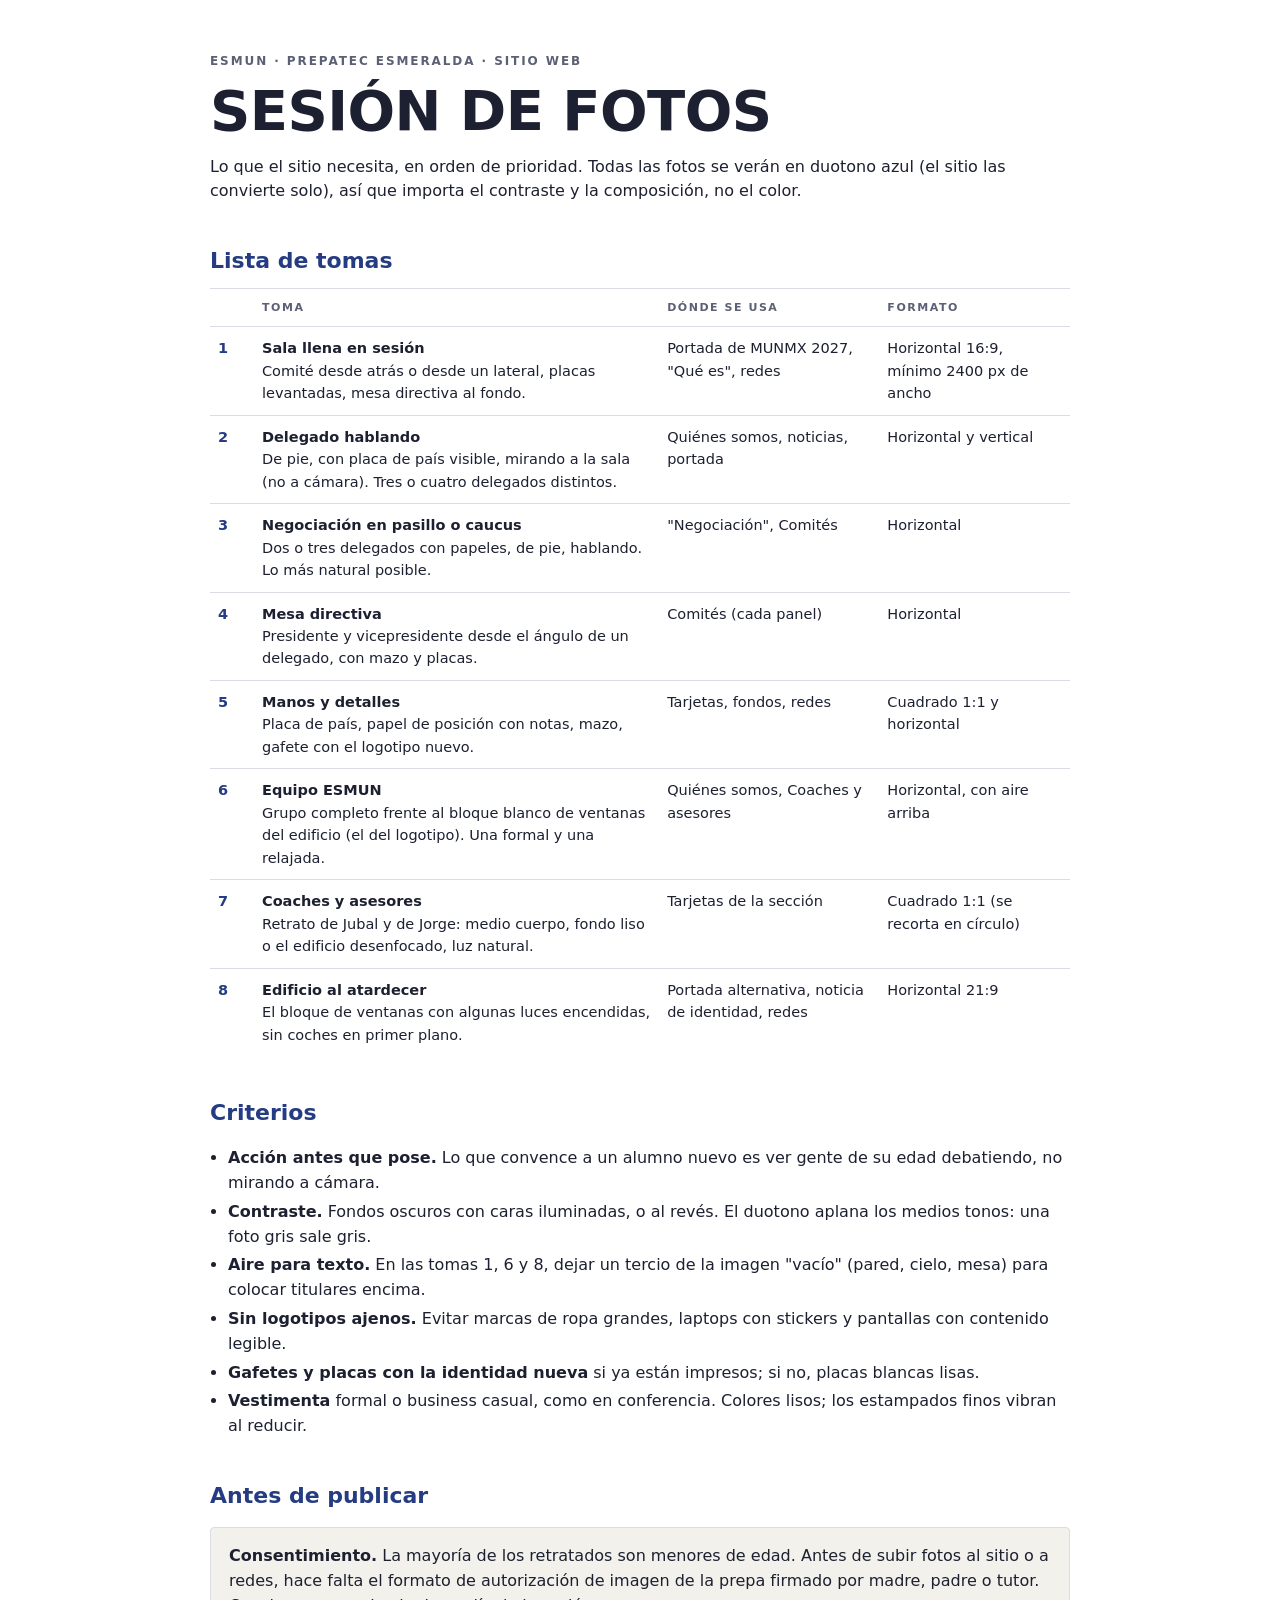
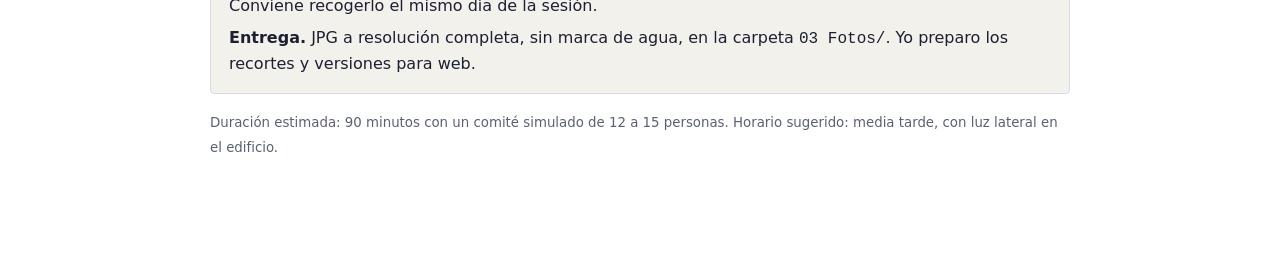
<file: docs/sesion_fotos.html>
<!doctype html>
<html lang="es"><head><meta charset="utf-8"><meta name="viewport" content="width=device-width,initial-scale=1">
<title>Sesión de fotos ESMUN</title>
<meta name="description" content="Guion de la sesión de fotos de ESMUN: qué tomas necesita el sitio, en qué formato y con qué criterio.">
<style>
:root{--azul:#253C82;--tinta:#1C2030;--papel:#F3F1EC;--oro:#C8962E;--muted:#5B6075;--line:#DADCE5;--bg:#fff;--fg:var(--tinta)}
@media (prefers-color-scheme:dark){:root:not([data-theme="light"]){--bg:#1C2030;--fg:#F2F3F8;--muted:#A6ADC6;--line:#2E3550;--papel:#242a3d}}
:root[data-theme="dark"]{--bg:#1C2030;--fg:#F2F3F8;--muted:#A6ADC6;--line:#2E3550;--papel:#242a3d}
body{margin:0;background:var(--bg);color:var(--fg);font:16px/1.55 Montserrat,system-ui,sans-serif}
.wrap{max-width:860px;margin:0 auto;padding:40px 16px 80px}
h1{font-size:clamp(34px,6vw,56px);line-height:1;margin:0 0 6px;text-transform:uppercase;letter-spacing:-.01em}
h2{font-size:22px;margin:40px 0 10px;color:var(--azul)} @media (prefers-color-scheme:dark){h2{color:#B9C6EE}}
.eyebrow{font-size:12px;font-weight:700;letter-spacing:.16em;text-transform:uppercase;color:var(--muted)}
table{width:100%;border-collapse:collapse;font-size:14.5px} th,td{text-align:left;vertical-align:top;padding:10px 8px;border-top:1px solid var(--line)} th{font-size:11px;letter-spacing:.14em;text-transform:uppercase;color:var(--muted)}
td b{display:block} .n{font-weight:700;color:var(--azul);width:28px} @media (prefers-color-scheme:dark){.n{color:#FFD98A}}
ul{padding-left:18px} li{margin:4px 0} .box{background:var(--papel);border:1px solid var(--line);padding:16px 18px;border-radius:4px;margin-top:14px}
small{color:var(--muted)}
</style></head><body><div class="wrap">
<p class="eyebrow">ESMUN · PrepaTec Esmeralda · sitio web</p>
<h1>Sesión de fotos</h1>
<p>Lo que el sitio necesita, en orden de prioridad. Todas las fotos se verán en duotono azul (el sitio las convierte solo), así que importa el contraste y la composición, no el color.</p>

<h2>Lista de tomas</h2>
<table>
<tr><th></th><th>Toma</th><th>Dónde se usa</th><th>Formato</th></tr>
<tr><td class="n">1</td><td><b>Sala llena en sesión</b>Comité desde atrás o desde un lateral, placas levantadas, mesa directiva al fondo.</td><td>Portada de MUNMX 2027, "Qué es", redes</td><td>Horizontal 16:9, mínimo 2400 px de ancho</td></tr>
<tr><td class="n">2</td><td><b>Delegado hablando</b>De pie, con placa de país visible, mirando a la sala (no a cámara). Tres o cuatro delegados distintos.</td><td>Quiénes somos, noticias, portada</td><td>Horizontal y vertical</td></tr>
<tr><td class="n">3</td><td><b>Negociación en pasillo o caucus</b>Dos o tres delegados con papeles, de pie, hablando. Lo más natural posible.</td><td>"Negociación", Comités</td><td>Horizontal</td></tr>
<tr><td class="n">4</td><td><b>Mesa directiva</b>Presidente y vicepresidente desde el ángulo de un delegado, con mazo y placas.</td><td>Comités (cada panel)</td><td>Horizontal</td></tr>
<tr><td class="n">5</td><td><b>Manos y detalles</b>Placa de país, papel de posición con notas, mazo, gafete con el logotipo nuevo.</td><td>Tarjetas, fondos, redes</td><td>Cuadrado 1:1 y horizontal</td></tr>
<tr><td class="n">6</td><td><b>Equipo ESMUN</b>Grupo completo frente al bloque blanco de ventanas del edificio (el del logotipo). Una formal y una relajada.</td><td>Quiénes somos, Coaches y asesores</td><td>Horizontal, con aire arriba</td></tr>
<tr><td class="n">7</td><td><b>Coaches y asesores</b>Retrato de Jubal y de Jorge: medio cuerpo, fondo liso o el edificio desenfocado, luz natural.</td><td>Tarjetas de la sección</td><td>Cuadrado 1:1 (se recorta en círculo)</td></tr>
<tr><td class="n">8</td><td><b>Edificio al atardecer</b>El bloque de ventanas con algunas luces encendidas, sin coches en primer plano.</td><td>Portada alternativa, noticia de identidad, redes</td><td>Horizontal 21:9</td></tr>
</table>

<h2>Criterios</h2>
<ul>
<li><b>Acción antes que pose.</b> Lo que convence a un alumno nuevo es ver gente de su edad debatiendo, no mirando a cámara.</li>
<li><b>Contraste.</b> Fondos oscuros con caras iluminadas, o al revés. El duotono aplana los medios tonos: una foto gris sale gris.</li>
<li><b>Aire para texto.</b> En las tomas 1, 6 y 8, dejar un tercio de la imagen "vacío" (pared, cielo, mesa) para colocar titulares encima.</li>
<li><b>Sin logotipos ajenos.</b> Evitar marcas de ropa grandes, laptops con stickers y pantallas con contenido legible.</li>
<li><b>Gafetes y placas con la identidad nueva</b> si ya están impresos; si no, placas blancas lisas.</li>
<li><b>Vestimenta</b> formal o business casual, como en conferencia. Colores lisos; los estampados finos vibran al reducir.</li>
</ul>

<h2>Antes de publicar</h2>
<div class="box"><p style="margin:0 0 8px"><b>Consentimiento.</b> La mayoría de los retratados son menores de edad. Antes de subir fotos al sitio o a redes, hace falta el formato de autorización de imagen de la prepa firmado por madre, padre o tutor. Conviene recogerlo el mismo día de la sesión.</p><p style="margin:0"><b>Entrega.</b> JPG a resolución completa, sin marca de agua, en la carpeta <code>03 Fotos/</code>. Yo preparo los recortes y versiones para web.</p></div>
<p><small>Duración estimada: 90 minutos con un comité simulado de 12 a 15 personas. Horario sugerido: media tarde, con luz lateral en el edificio.</small></p>
</div></body></html>
</file>
